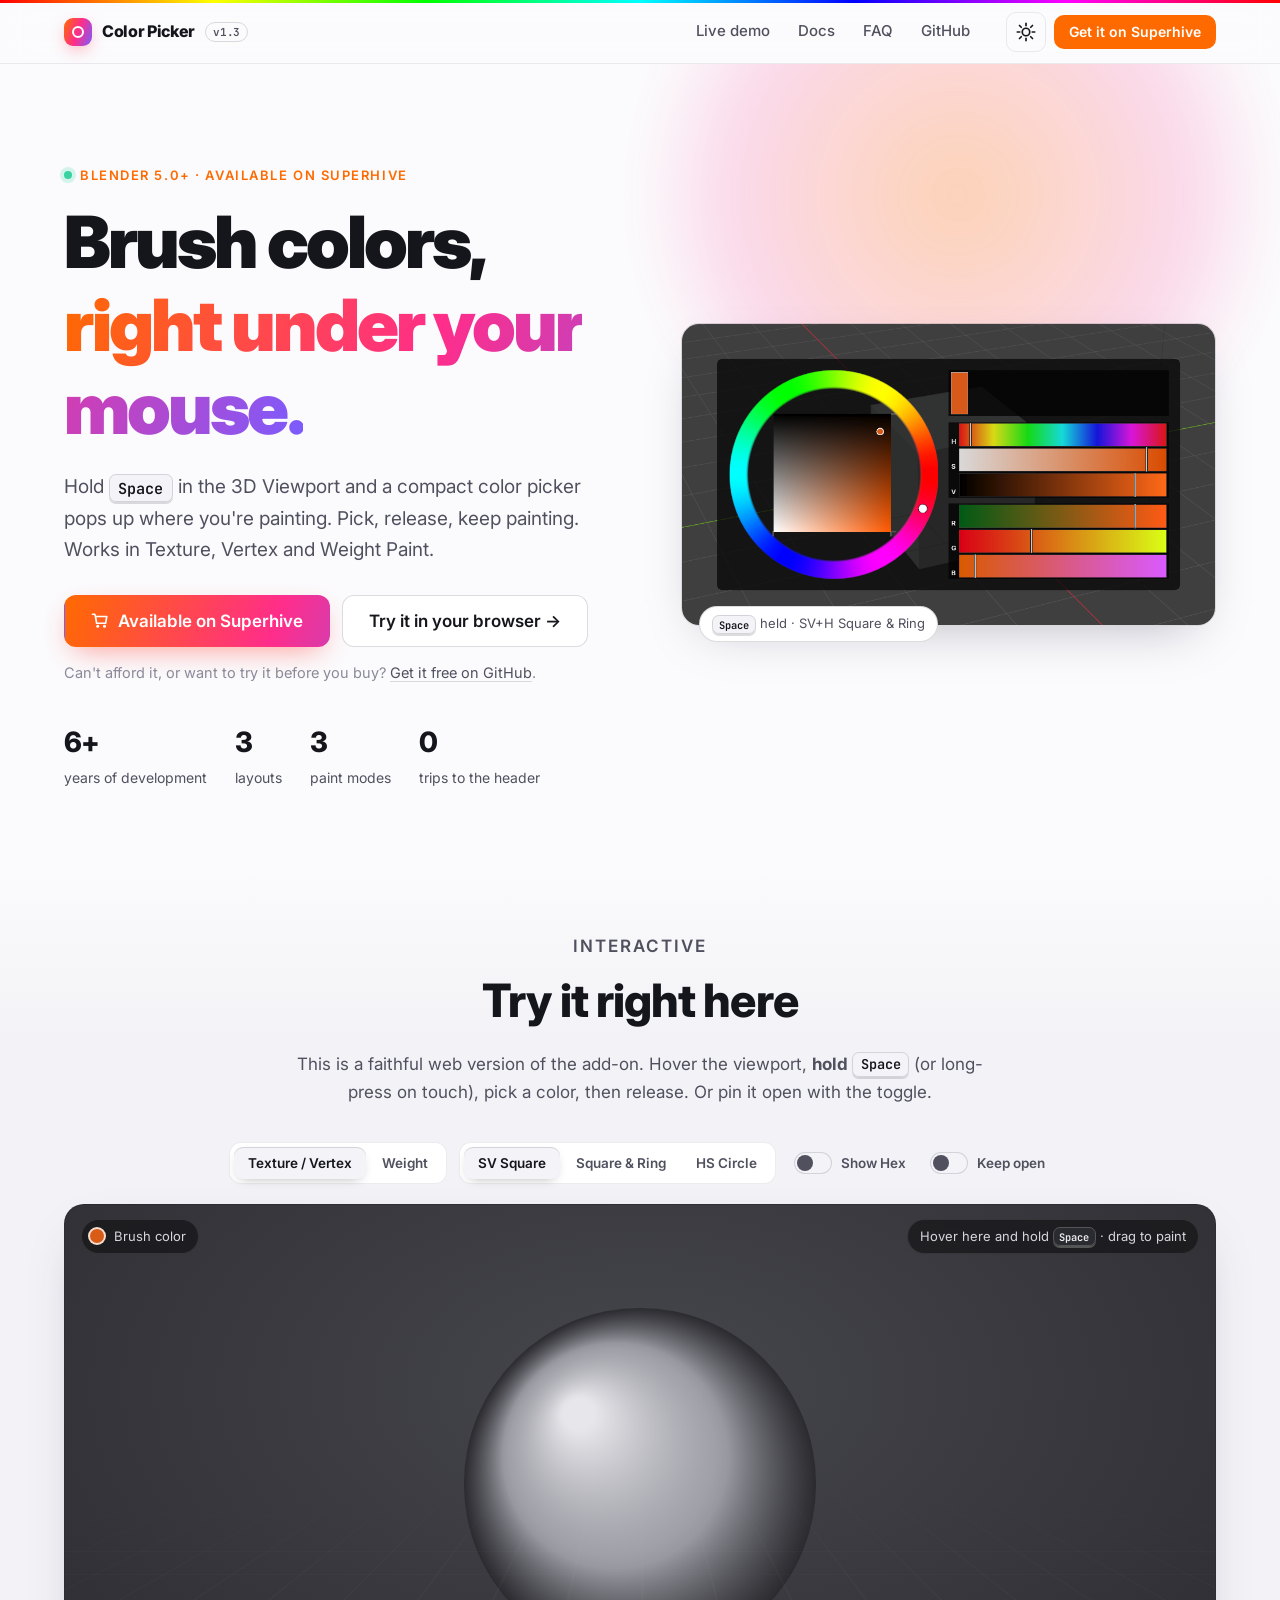
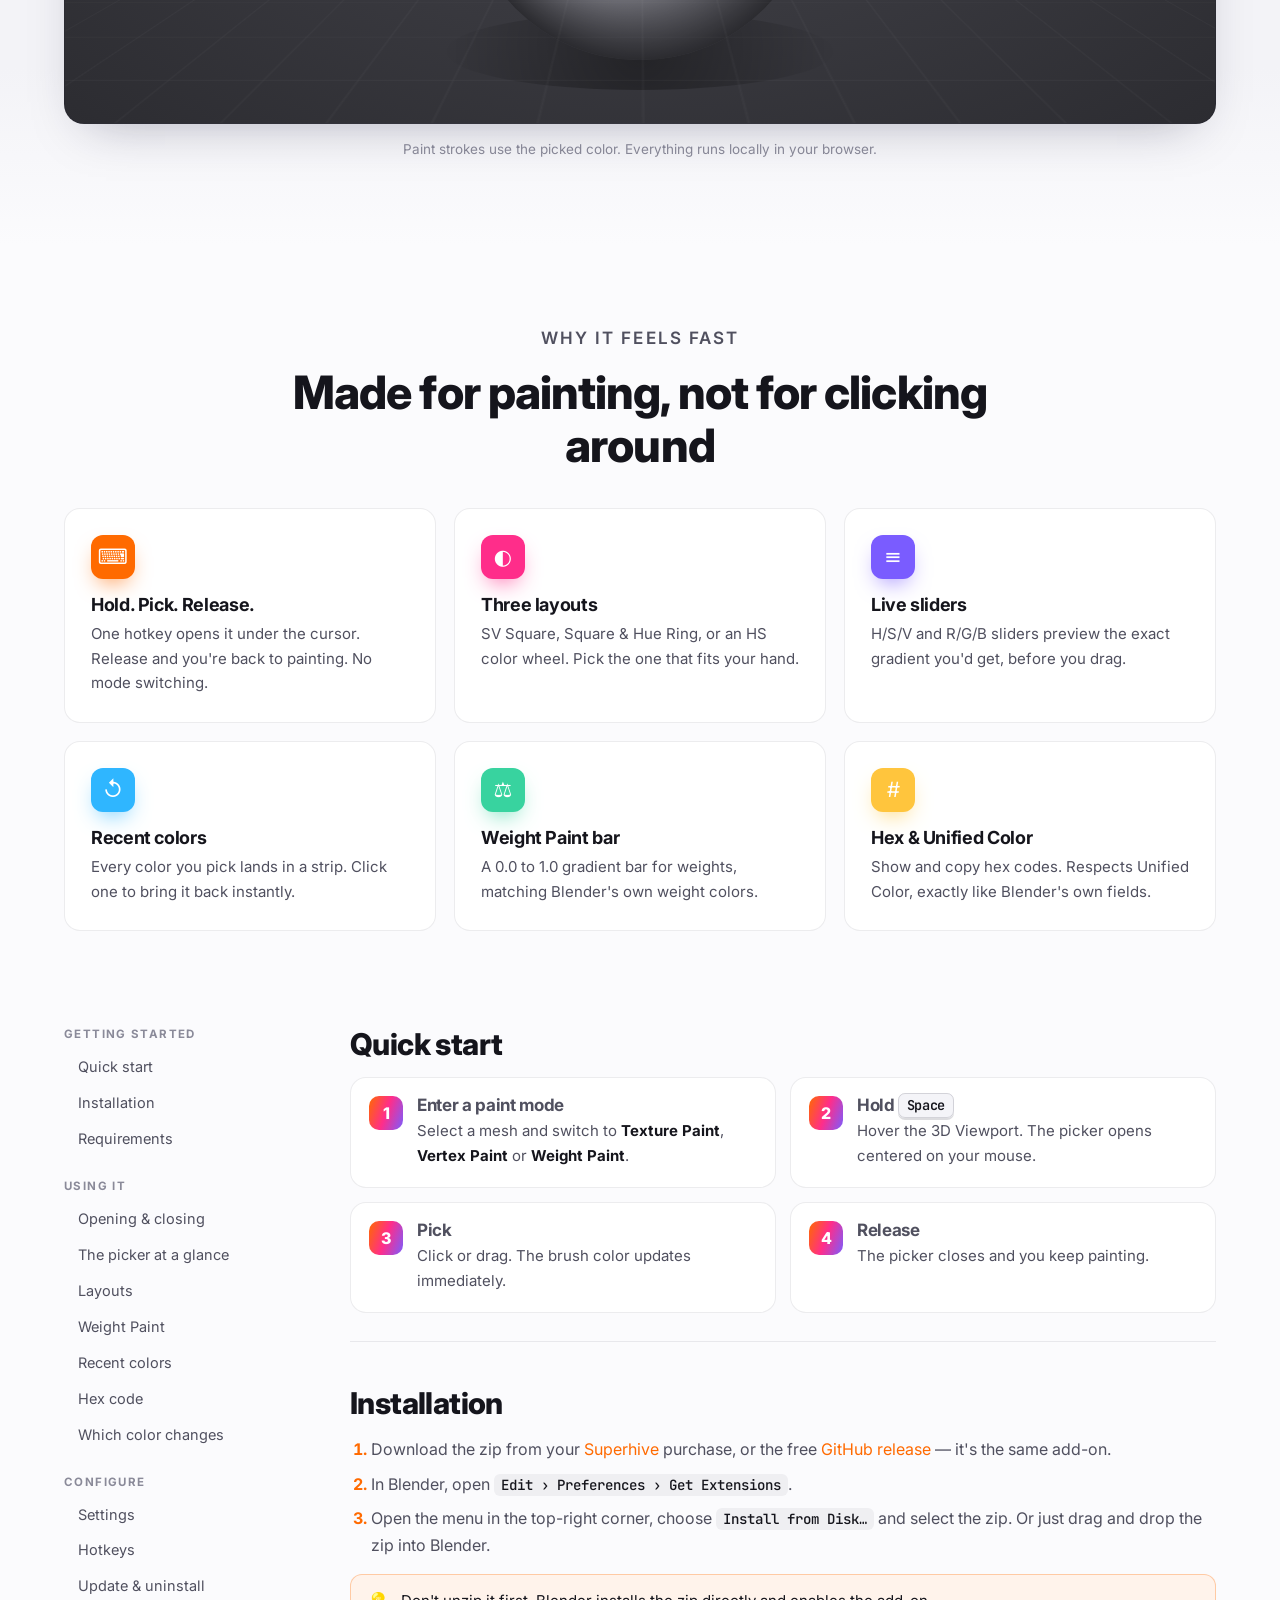
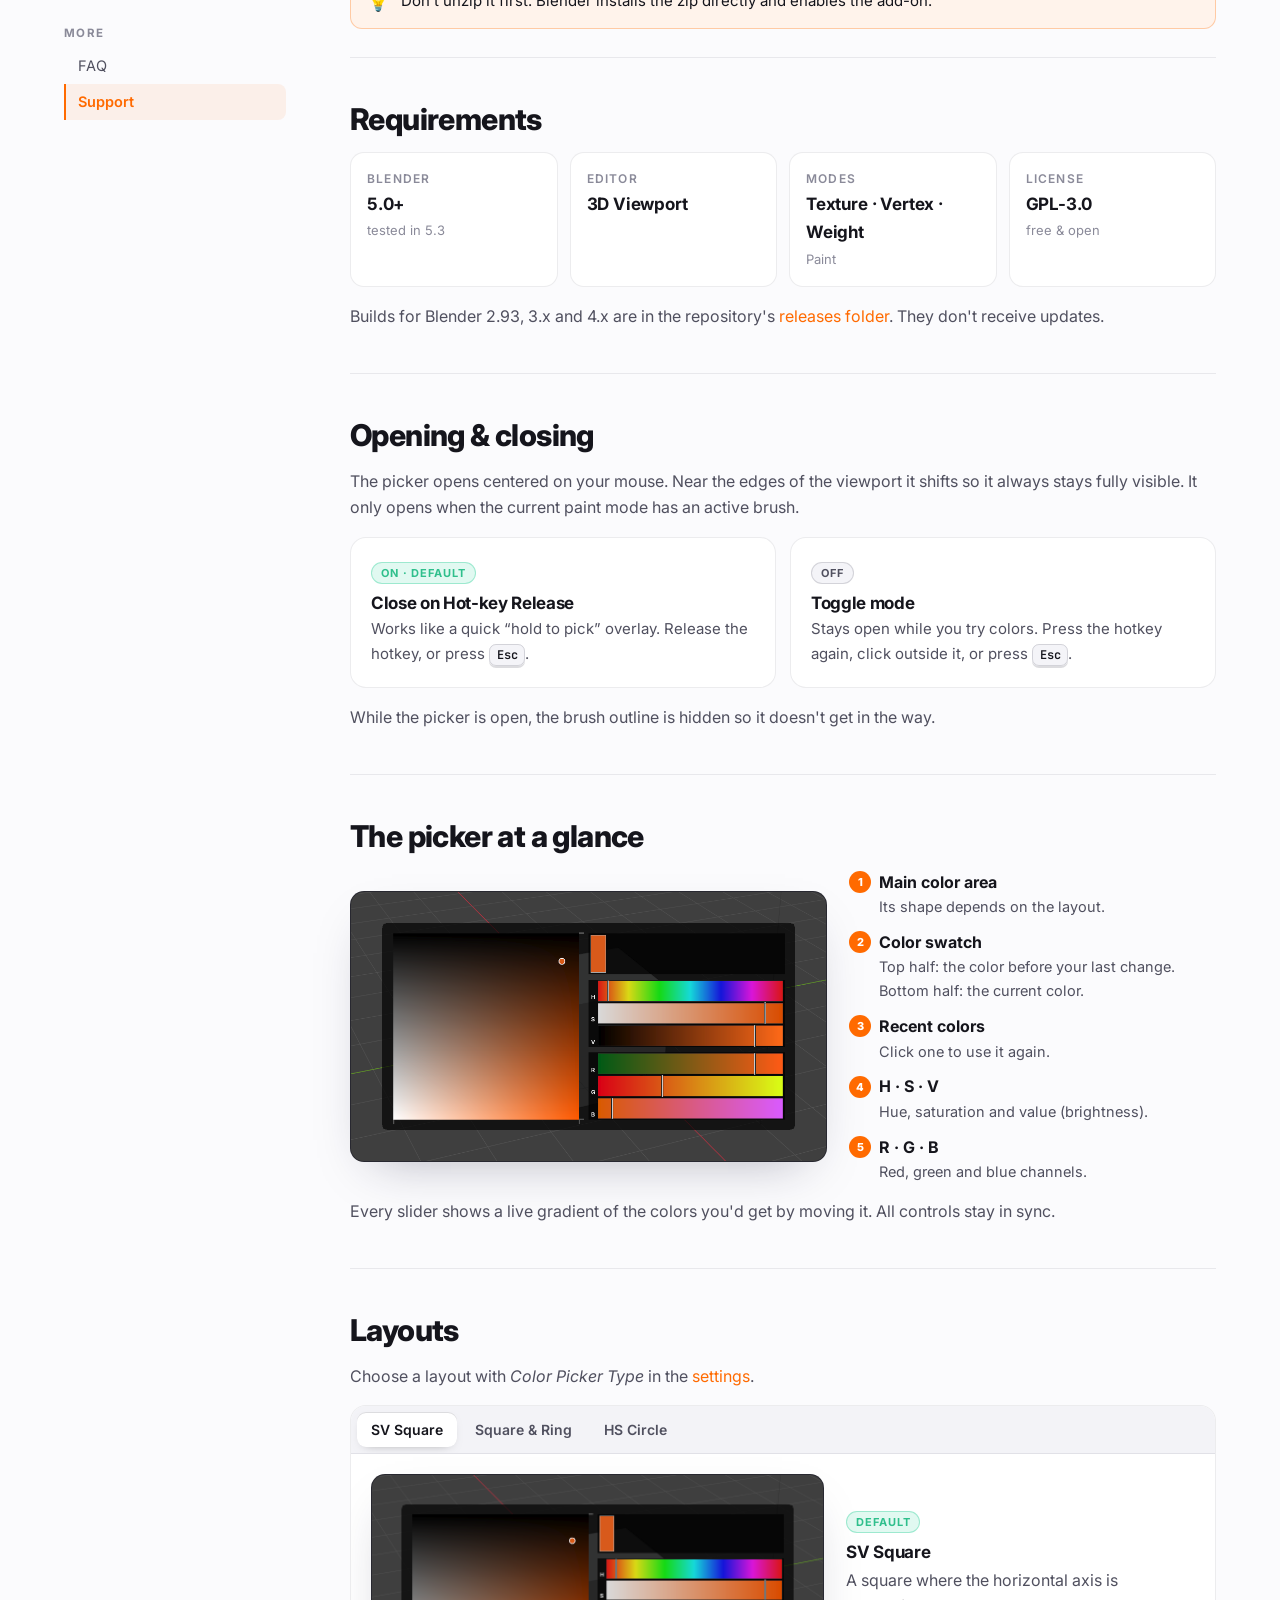
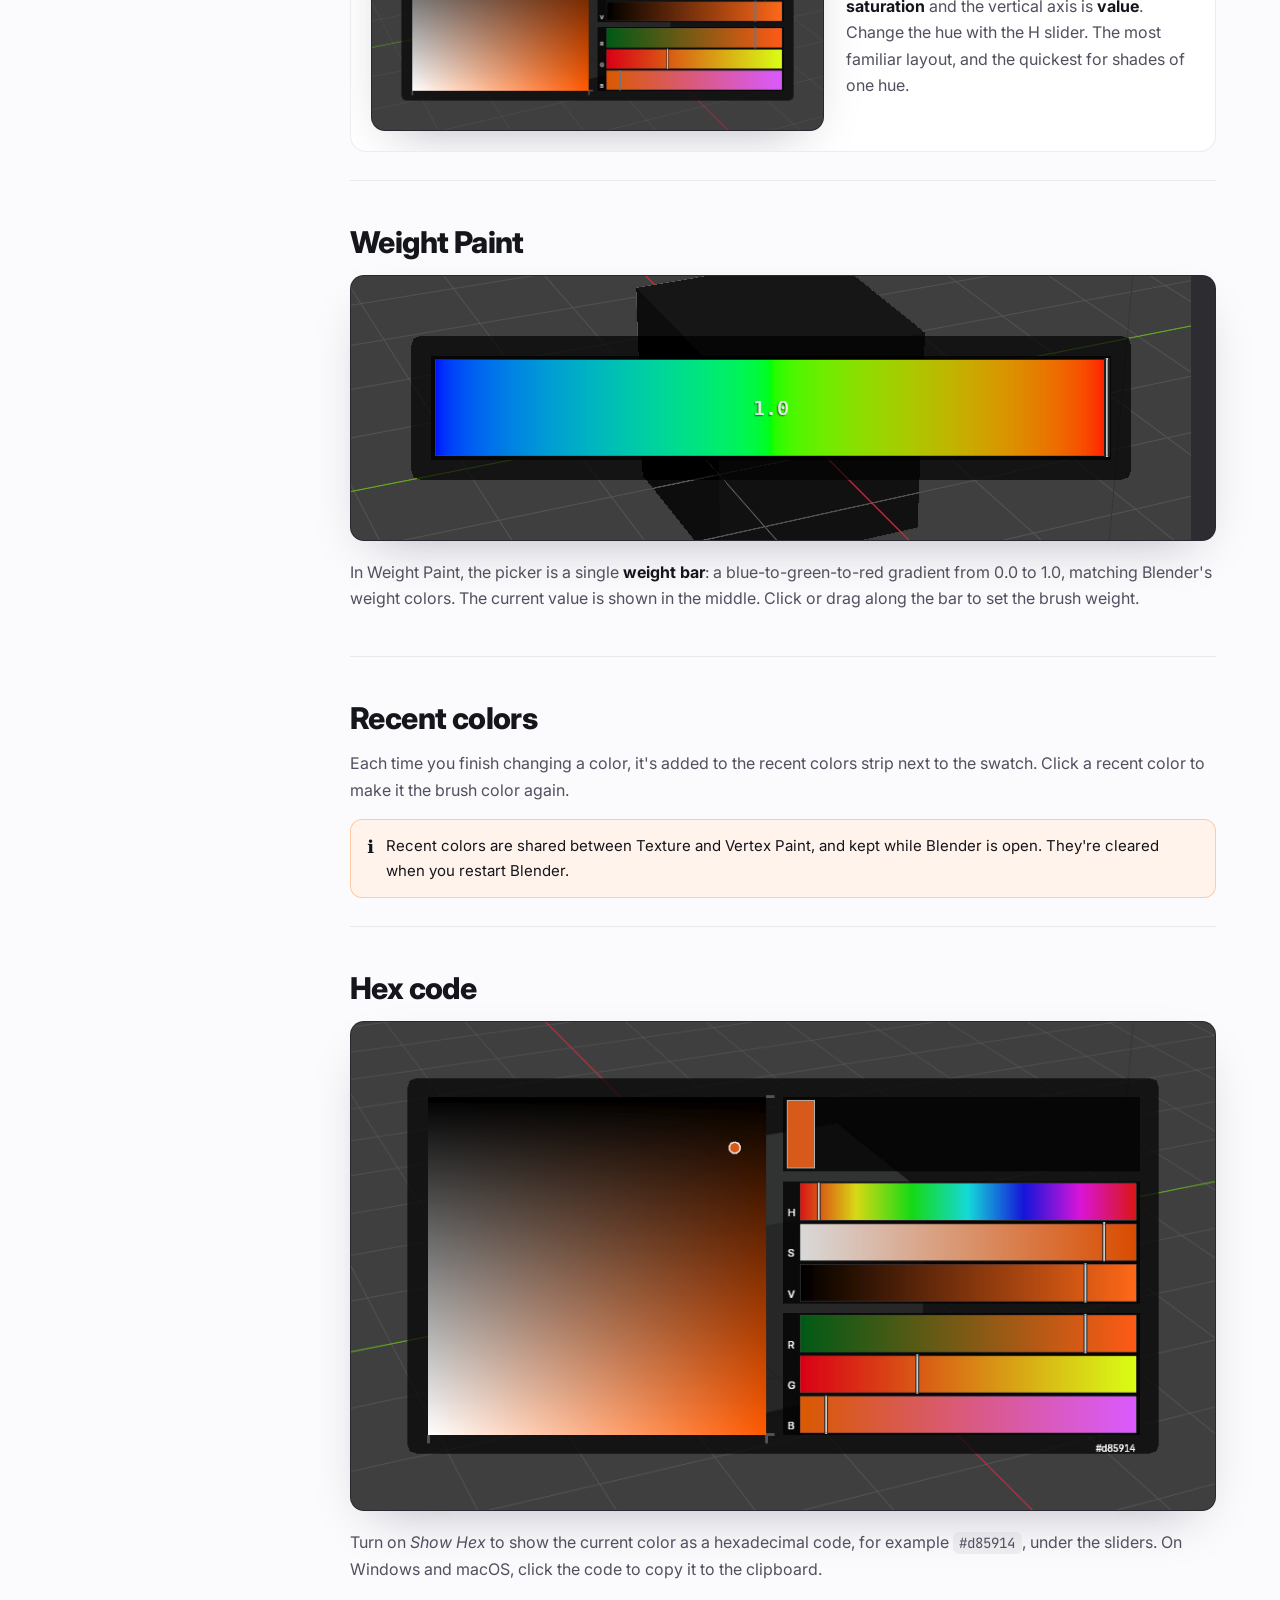
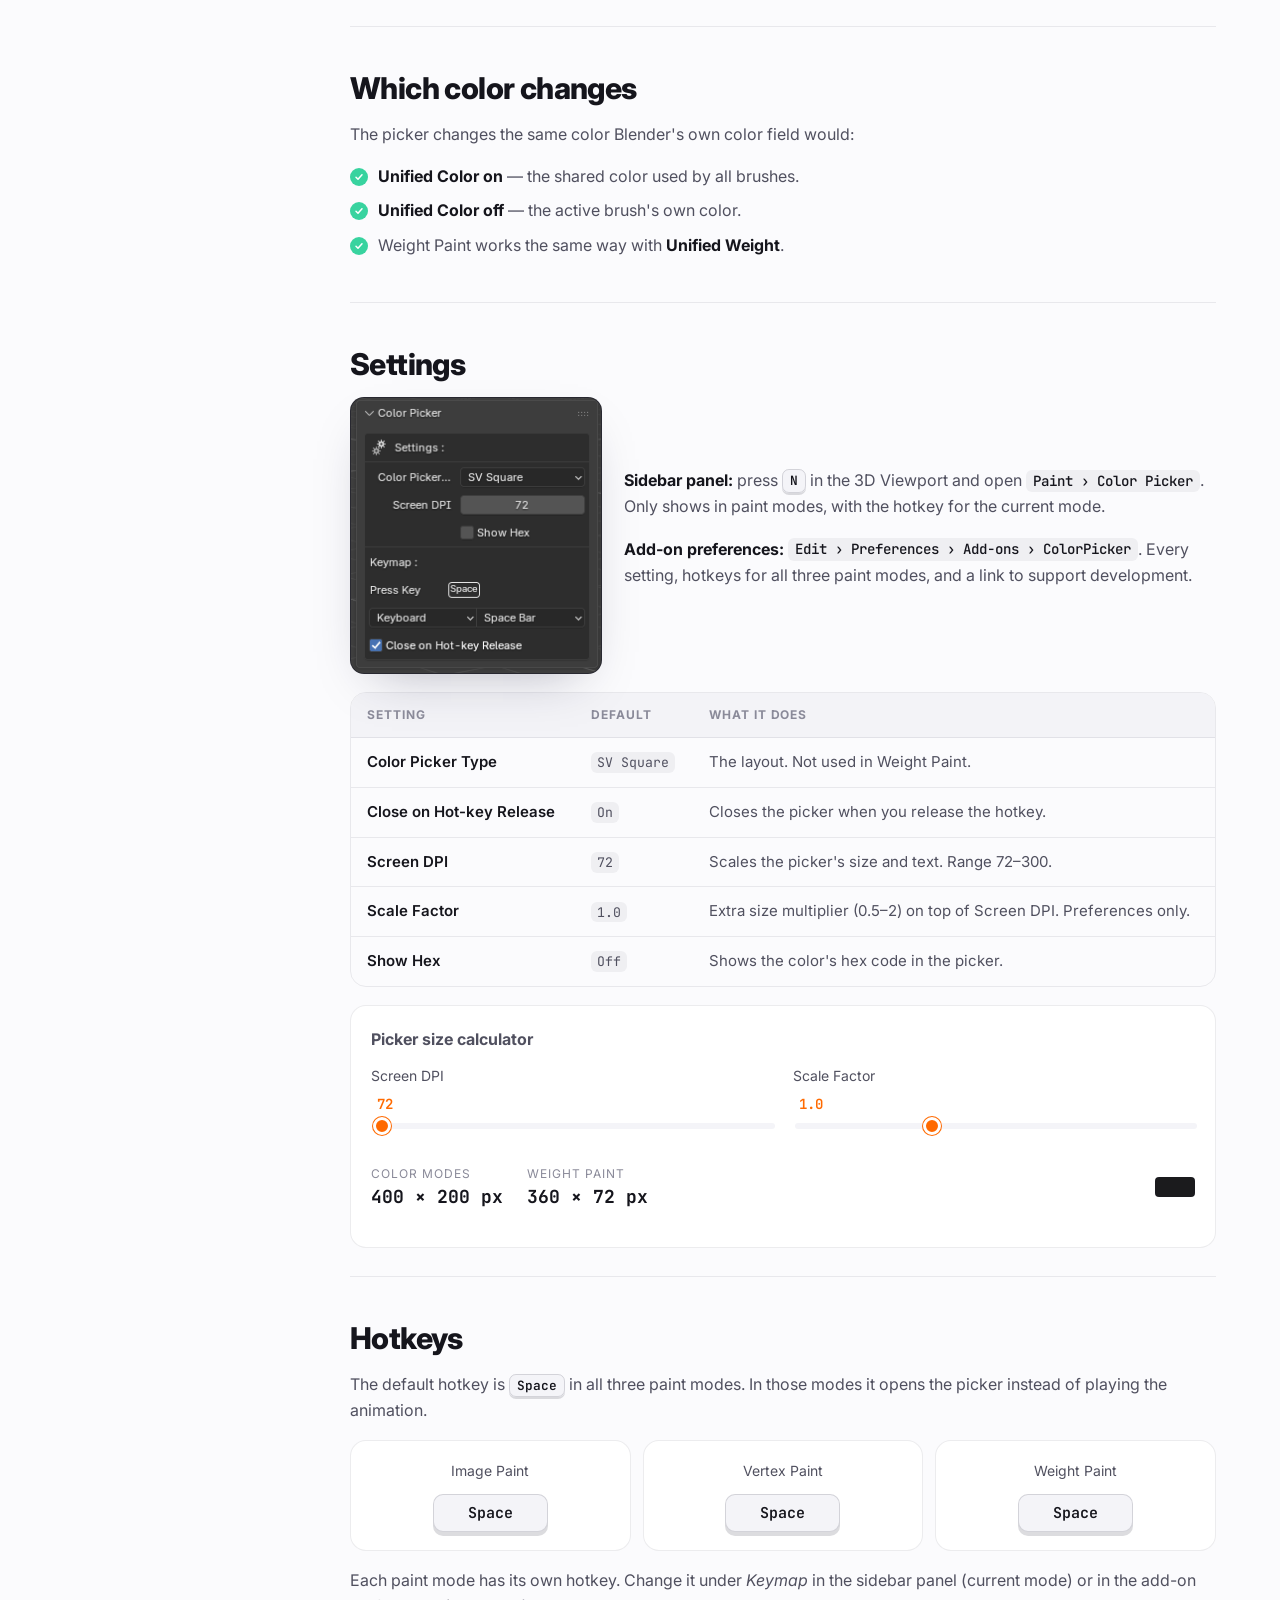
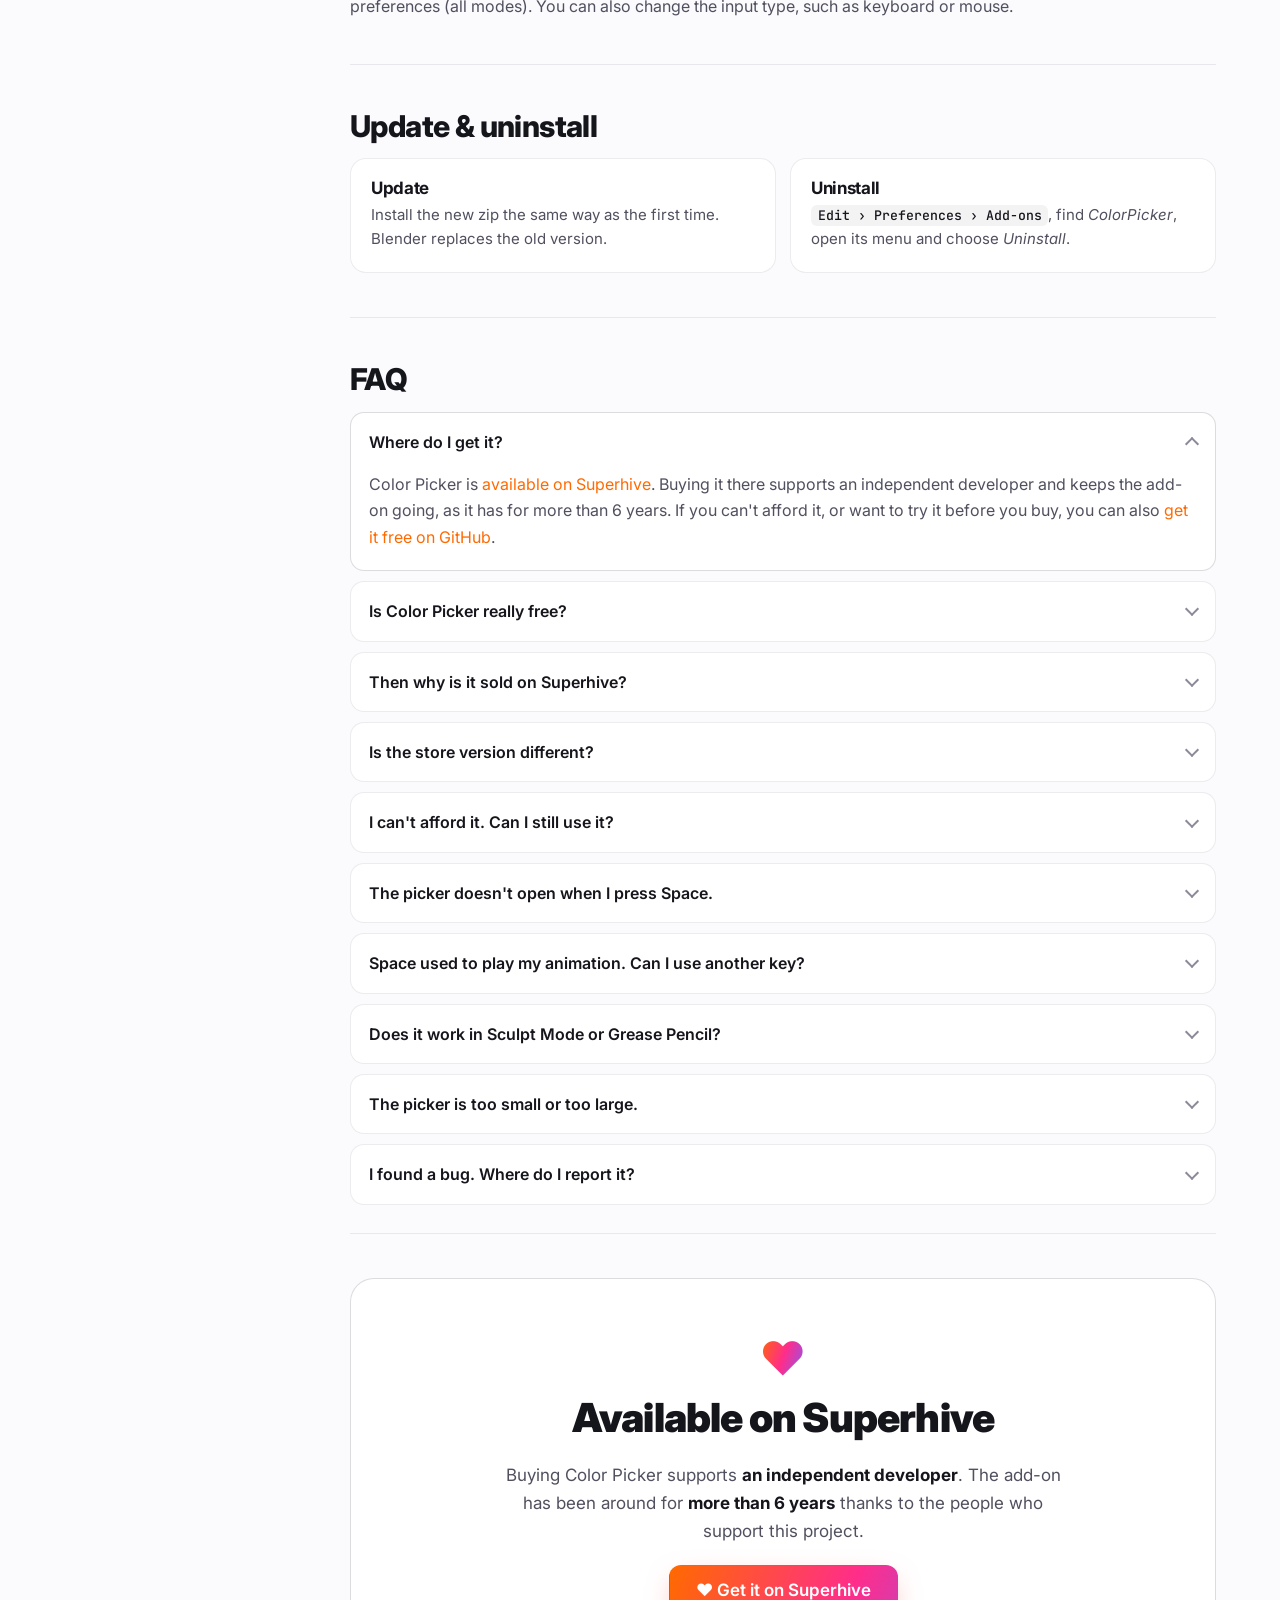
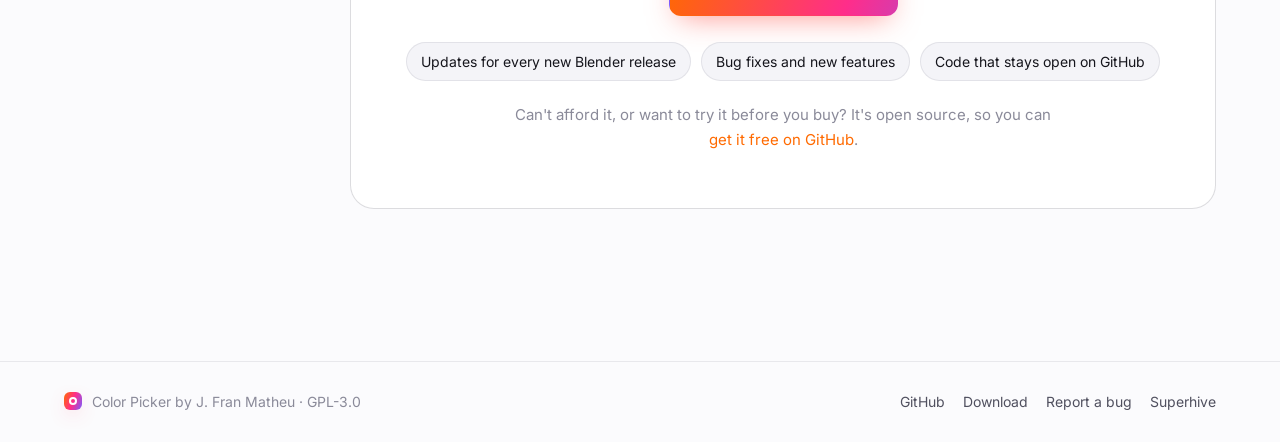
<file: docs/index.html>
<!doctype html>
<html lang="en" data-theme="dark">
<head>
<meta charset="utf-8">
<meta name="viewport" content="width=device-width, initial-scale=1">
<title>Color Picker for Blender — Documentation</title>
<meta name="description" content="A fast color picker that pops up right under your mouse in Blender's Texture, Vertex and Weight Paint. Free and open source.">
<meta property="og:title" content="Color Picker for Blender">
<meta property="og:description" content="Brush colors, right under your mouse. Hold Space, pick, release.">
<meta property="og:image" content="https://jfranmatheu.github.io/Blender-Color-Picker/images/cover.png">
<meta name="theme-color" content="#121216">
<link rel="icon" href="data:image/svg+xml,%3Csvg xmlns='http://www.w3.org/2000/svg' viewBox='0 0 32 32'%3E%3Cdefs%3E%3ClinearGradient id='g' x1='0' x2='1' y1='0' y2='1'%3E%3Cstop offset='0' stop-color='%23ff6a00'/%3E%3Cstop offset='.5' stop-color='%23ff2d8a'/%3E%3Cstop offset='1' stop-color='%237a5cff'/%3E%3C/linearGradient%3E%3C/defs%3E%3Crect width='32' height='32' rx='9' fill='url(%23g)'/%3E%3Ccircle cx='16' cy='16' r='6' fill='none' stroke='white' stroke-width='3'/%3E%3C/svg%3E">
<link rel="preconnect" href="https://fonts.googleapis.com">
<link rel="preconnect" href="https://fonts.gstatic.com" crossorigin>
<link href="https://fonts.googleapis.com/css2?family=Inter:wght@400;500;600;700;800;900&family=JetBrains+Mono:wght@500&display=swap" rel="stylesheet">
<link rel="stylesheet" href="assets/style.css">
<script>
  document.documentElement.classList.add('js');
  // Apply the saved theme before first paint to avoid a flash.
  try { const t = localStorage.getItem('cp-theme'); if (t) document.documentElement.dataset.theme = t;
        else if (matchMedia('(prefers-color-scheme: light)').matches) document.documentElement.dataset.theme = 'light'; } catch (e) {}
</script>
</head>
<body>

<div class="hue-stripe" aria-hidden="true"></div>

<header class="topbar">
  <div class="topbar-inner">
    <a class="brand" href="#top" aria-label="Color Picker home">
      <span class="brand-mark" aria-hidden="true"></span>
      <span>Color Picker</span>
      <span class="brand-tag">v1.3</span>
    </a>
    <nav class="topnav" aria-label="Main">
      <a href="#demo">Live demo</a>
      <a href="#quick-start">Docs</a>
      <a href="#faq">FAQ</a>
      <a href="https://github.com/jfranmatheu/Blender-Color-Picker" target="_blank" rel="noopener">GitHub</a>
    </nav>
    <div class="topbar-actions">
      <button class="icon-btn" id="theme-toggle" aria-label="Toggle light and dark theme" title="Toggle theme">
        <svg class="i-sun" viewBox="0 0 24 24" aria-hidden="true"><circle cx="12" cy="12" r="4.5"/><path d="M12 1.5v3M12 19.5v3M4.2 4.2l2.1 2.1M17.7 17.7l2.1 2.1M1.5 12h3M19.5 12h3M4.2 19.8l2.1-2.1M17.7 6.3l2.1-2.1"/></svg>
        <svg class="i-moon" viewBox="0 0 24 24" aria-hidden="true"><path d="M20.5 14.5A8.5 8.5 0 1 1 9.5 3.5a7 7 0 0 0 11 11z"/></svg>
      </button>
      <a class="btn btn-sm btn-accent" href="https://superhivemarket.com/products/color-picker" target="_blank" rel="noopener">Get it on Superhive</a>
      <button class="icon-btn menu-btn" id="menu-btn" aria-label="Open documentation menu" aria-expanded="false" aria-controls="sidebar">
        <svg viewBox="0 0 24 24" aria-hidden="true"><path d="M4 7h16M4 12h16M4 17h16"/></svg>
      </button>
    </div>
  </div>
</header>

<main id="top">

<!-- ============================== HERO ============================== -->
<section class="hero">
  <div class="hero-glow" aria-hidden="true"></div>
  <div class="wrap hero-grid">
    <div class="hero-copy reveal">
      <p class="eyebrow"><span class="dot"></span> Blender 5.0+ · Available on Superhive</p>
      <h1>Brush colors,<br><span class="grad-text">right under your mouse.</span></h1>
      <p class="lead">Hold <kbd>Space</kbd> in the 3D Viewport and a compact color picker pops up where you're painting. Pick, release, keep painting. Works in Texture, Vertex and Weight Paint.</p>
      <div class="hero-ctas">
        <a class="btn btn-primary btn-lg" href="https://superhivemarket.com/products/color-picker" target="_blank" rel="noopener">
          <svg viewBox="0 0 24 24" aria-hidden="true"><path d="M6 6h15l-1.5 9h-12zM6 6L5 3H2M9 20a1 1 0 1 0 0-2 1 1 0 0 0 0 2zm9 0a1 1 0 1 0 0-2 1 1 0 0 0 0 2z"/></svg>
          Available on Superhive
        </a>
        <a class="btn btn-ghost btn-lg" href="#demo">Try it in your browser →</a>
      </div>
      <p class="hero-free">Can't afford it, or want to try it before you buy? <a href="https://github.com/jfranmatheu/Blender-Color-Picker/releases/latest">Get it free on GitHub</a>.</p>
      <ul class="hero-meta">
        <li><strong>6+</strong> years of development</li>
        <li><strong>3</strong> layouts</li>
        <li><strong>3</strong> paint modes</li>
        <li><strong>0</strong> trips to the header</li>
      </ul>
    </div>
    <figure class="hero-shot reveal">
      <img src="images/sv_square_hue_ring.png" alt="The Color Picker popup with a hue ring and saturation/value square, plus H S V and R G B sliders" width="920" height="520">
      <figcaption><kbd>Space</kbd> held · SV+H Square &amp; Ring</figcaption>
    </figure>
  </div>
</section>

<!-- ============================== DEMO ============================== -->
<section class="demo-section" id="demo">
  <div class="wrap">
    <div class="section-head reveal">
      <p class="eyebrow">Interactive</p>
      <h2>Try it right here</h2>
      <p>This is a faithful web version of the add-on. Hover the viewport, <strong>hold <kbd>Space</kbd></strong> (or long-press on touch), pick a color, then release. Or pin it open with the toggle.</p>
    </div>

    <div class="demo-controls reveal" role="toolbar" aria-label="Demo options">
      <div class="seg" role="radiogroup" aria-label="Paint mode">
        <button class="seg-btn is-active" data-mode="color" role="radio" aria-checked="true">Texture / Vertex</button>
        <button class="seg-btn" data-mode="weight" role="radio" aria-checked="false">Weight</button>
      </div>
      <div class="seg" role="radiogroup" aria-label="Picker layout" id="layout-seg">
        <button class="seg-btn is-active" data-layout="sv" role="radio" aria-checked="true">SV Square</button>
        <button class="seg-btn" data-layout="ring" role="radio" aria-checked="false">Square &amp; Ring</button>
        <button class="seg-btn" data-layout="wheel" role="radio" aria-checked="false">HS Circle</button>
      </div>
      <label class="switch"><input type="checkbox" id="opt-hex"><span></span>Show Hex</label>
      <label class="switch"><input type="checkbox" id="opt-pin"><span></span>Keep open</label>
    </div>

    <div class="viewport reveal" id="viewport" tabindex="0" aria-label="Demo 3D viewport. Hold Space to open the color picker.">
      <canvas id="paint" aria-hidden="true"></canvas>
      <div class="vp-grid" aria-hidden="true"></div>
      <div class="vp-hud">
        <span class="vp-chip"><span class="vp-swatch" id="hud-swatch"></span><span id="hud-label">Brush color</span></span>
        <span class="vp-hint" id="vp-hint">Hover here and hold <kbd>Space</kbd> · drag to paint</span>
      </div>
      <div class="cp" id="cp" hidden>
        <div class="cp-main" id="cp-main">
          <canvas id="cp-canvas" width="360" height="360"></canvas>
        </div>
        <div class="cp-side">
          <div class="cp-top">
            <div class="cp-swatch" title="Top: before your last change · Bottom: current color"><span id="sw-old"></span><span id="sw-new"></span></div>
            <div class="cp-recent" id="cp-recent" aria-label="Recent colors"></div>
          </div>
          <div class="cp-sliders" id="cp-sliders"></div>
          <button class="cp-hex" id="cp-hex" hidden title="Click to copy">#000000</button>
        </div>
        <div class="cp-weight" id="cp-weight" hidden>
          <div class="cp-weight-bar" id="weight-bar"><span class="cp-weight-handle" id="weight-handle"></span><span class="cp-weight-val" id="weight-val">1.0</span></div>
        </div>
      </div>
      <div class="kbd-float" id="kbd-float" aria-hidden="true"><kbd>Space</kbd></div>
    </div>
    <p class="demo-note">Paint strokes use the picked color. Everything runs locally in your browser.</p>
  </div>
</section>

<!-- ============================== FEATURES ============================== -->
<section class="features">
  <div class="wrap">
    <div class="section-head reveal">
      <p class="eyebrow">Why it feels fast</p>
      <h2>Made for painting, not for clicking around</h2>
    </div>
    <div class="feature-grid">
      <article class="feature reveal"><div class="f-ico" style="--c:#ff6a00">⌨</div><h3>Hold. Pick. Release.</h3><p>One hotkey opens it under the cursor. Release and you're back to painting. No mode switching.</p></article>
      <article class="feature reveal"><div class="f-ico" style="--c:#ff2d8a">◐</div><h3>Three layouts</h3><p>SV Square, Square &amp; Hue Ring, or an HS color wheel. Pick the one that fits your hand.</p></article>
      <article class="feature reveal"><div class="f-ico" style="--c:#7a5cff">≡</div><h3>Live sliders</h3><p>H/S/V and R/G/B sliders preview the exact gradient you'd get, before you drag.</p></article>
      <article class="feature reveal"><div class="f-ico" style="--c:#2fb6ff">↺</div><h3>Recent colors</h3><p>Every color you pick lands in a strip. Click one to bring it back instantly.</p></article>
      <article class="feature reveal"><div class="f-ico" style="--c:#38d39f">⚖</div><h3>Weight Paint bar</h3><p>A 0.0 to 1.0 gradient bar for weights, matching Blender's own weight colors.</p></article>
      <article class="feature reveal"><div class="f-ico" style="--c:#ffc53d">#</div><h3>Hex &amp; Unified Color</h3><p>Show and copy hex codes. Respects Unified Color, exactly like Blender's own fields.</p></article>
    </div>
  </div>
</section>

<!-- ============================== DOCS ============================== -->
<div class="docs wrap" id="docs">
  <aside class="sidebar" id="sidebar" aria-label="Documentation">
    <div class="sidebar-inner">
      <p class="side-title">Getting started</p>
      <a href="#quick-start">Quick start</a>
      <a href="#installation">Installation</a>
      <a href="#requirements">Requirements</a>
      <p class="side-title">Using it</p>
      <a href="#opening-closing">Opening &amp; closing</a>
      <a href="#anatomy">The picker at a glance</a>
      <a href="#layouts">Layouts</a>
      <a href="#weight-paint">Weight Paint</a>
      <a href="#recent-colors">Recent colors</a>
      <a href="#hex">Hex code</a>
      <a href="#unified">Which color changes</a>
      <p class="side-title">Configure</p>
      <a href="#settings">Settings</a>
      <a href="#hotkeys">Hotkeys</a>
      <a href="#update">Update &amp; uninstall</a>
      <p class="side-title">More</p>
      <a href="#faq">FAQ</a>
      <a href="#support">Support</a>
    </div>
  </aside>

  <article class="content">

    <section id="quick-start" class="doc reveal">
      <h2><a href="#quick-start" class="anchor">#</a>Quick start</h2>
      <ol class="steps">
        <li><span class="step-n">1</span><div><h4>Enter a paint mode</h4><p>Select a mesh and switch to <strong>Texture Paint</strong>, <strong>Vertex Paint</strong> or <strong>Weight Paint</strong>.</p></div></li>
        <li><span class="step-n">2</span><div><h4>Hold <kbd>Space</kbd></h4><p>Hover the 3D Viewport. The picker opens centered on your mouse.</p></div></li>
        <li><span class="step-n">3</span><div><h4>Pick</h4><p>Click or drag. The brush color updates immediately.</p></div></li>
        <li><span class="step-n">4</span><div><h4>Release</h4><p>The picker closes and you keep painting.</p></div></li>
      </ol>
    </section>

    <section id="installation" class="doc reveal">
      <h2><a href="#installation" class="anchor">#</a>Installation</h2>
      <ol class="plain">
        <li>Download the zip from your <a href="https://superhivemarket.com/products/color-picker">Superhive</a> purchase, or the free <a href="https://github.com/jfranmatheu/Blender-Color-Picker/releases/latest">GitHub release</a> — it's the same add-on.</li>
        <li>In Blender, open <span class="path">Edit › Preferences › Get Extensions</span>.</li>
        <li>Open the menu in the top-right corner, choose <span class="path">Install from Disk…</span> and select the zip. Or just drag and drop the zip into Blender.</li>
      </ol>
      <div class="callout"><span class="callout-ico">💡</span><p>Don't unzip it first. Blender installs the zip directly and enables the add-on.</p></div>
    </section>

    <section id="requirements" class="doc reveal">
      <h2><a href="#requirements" class="anchor">#</a>Requirements</h2>
      <div class="spec-grid">
        <div class="spec"><span>Blender</span><strong>5.0+</strong><em>tested in 5.3</em></div>
        <div class="spec"><span>Editor</span><strong>3D Viewport</strong><em>&nbsp;</em></div>
        <div class="spec"><span>Modes</span><strong>Texture · Vertex · Weight</strong><em>Paint</em></div>
        <div class="spec"><span>License</span><strong>GPL-3.0</strong><em>free &amp; open</em></div>
      </div>
      <p class="muted">Builds for Blender 2.93, 3.x and 4.x are in the repository's <a href="https://github.com/jfranmatheu/Blender-Color-Picker/tree/main/releases">releases folder</a>. They don't receive updates.</p>
    </section>

    <section id="opening-closing" class="doc reveal">
      <h2><a href="#opening-closing" class="anchor">#</a>Opening &amp; closing</h2>
      <p>The picker opens centered on your mouse. Near the edges of the viewport it shifts so it always stays fully visible. It only opens when the current paint mode has an active brush.</p>
      <div class="compare">
        <div class="compare-card"><span class="badge badge-on">On · default</span><h4>Close on Hot-key Release</h4><p>Works like a quick “hold to pick” overlay. Release the hotkey, or press <kbd>Esc</kbd>.</p></div>
        <div class="compare-card"><span class="badge">Off</span><h4>Toggle mode</h4><p>Stays open while you try colors. Press the hotkey again, click outside it, or press <kbd>Esc</kbd>.</p></div>
      </div>
      <p class="muted">While the picker is open, the brush outline is hidden so it doesn't get in the way.</p>
    </section>

    <section id="anatomy" class="doc reveal">
      <h2><a href="#anatomy" class="anchor">#</a>The picker at a glance</h2>
      <div class="anatomy">
        <figure class="frame"><img src="images/sv_square.png" alt="SV Square picker" loading="lazy" width="920" height="520"></figure>
        <dl class="anatomy-list">
          <div><dt><span class="pin">1</span>Main color area</dt><dd>Its shape depends on the layout.</dd></div>
          <div><dt><span class="pin">2</span>Color swatch</dt><dd>Top half: the color before your last change. Bottom half: the current color.</dd></div>
          <div><dt><span class="pin">3</span>Recent colors</dt><dd>Click one to use it again.</dd></div>
          <div><dt><span class="pin">4</span>H · S · V</dt><dd>Hue, saturation and value (brightness).</dd></div>
          <div><dt><span class="pin">5</span>R · G · B</dt><dd>Red, green and blue channels.</dd></div>
        </dl>
      </div>
      <p>Every slider shows a live gradient of the colors you'd get by moving it. All controls stay in sync.</p>
    </section>

    <section id="layouts" class="doc reveal">
      <h2><a href="#layouts" class="anchor">#</a>Layouts</h2>
      <p>Choose a layout with <em>Color Picker Type</em> in the <a href="#settings">settings</a>.</p>
      <div class="tabs" data-tabs>
        <div class="tab-list" role="tablist" aria-label="Layouts">
          <button role="tab" aria-selected="true" aria-controls="tab-sv" id="t-sv">SV Square</button>
          <button role="tab" aria-selected="false" aria-controls="tab-ring" id="t-ring" tabindex="-1">Square &amp; Ring</button>
          <button role="tab" aria-selected="false" aria-controls="tab-wheel" id="t-wheel" tabindex="-1">HS Circle</button>
        </div>
        <div class="tab-panel" role="tabpanel" id="tab-sv" aria-labelledby="t-sv">
          <figure class="frame"><img src="images/sv_square.png" alt="SV Square layout" loading="lazy" width="920" height="520"></figure>
          <div><span class="badge badge-on">Default</span><h4>SV Square</h4><p>A square where the horizontal axis is <strong>saturation</strong> and the vertical axis is <strong>value</strong>. Change the hue with the H slider. The most familiar layout, and the quickest for shades of one hue.</p></div>
        </div>
        <div class="tab-panel" role="tabpanel" id="tab-ring" aria-labelledby="t-ring" hidden>
          <figure class="frame"><img src="images/sv_square_hue_ring.png" alt="SV+H Square and Ring layout" loading="lazy" width="920" height="520"></figure>
          <div><h4>SV+H Square &amp; Ring</h4><p>The saturation/value square inside a <strong>hue ring</strong>. Drag around the ring for hue and inside the square for tone. Pick any color without touching the sliders.</p></div>
        </div>
        <div class="tab-panel" role="tabpanel" id="tab-wheel" aria-labelledby="t-wheel" hidden>
          <figure class="frame"><img src="images/hs_circle.png" alt="HS Circle layout" loading="lazy" width="920" height="520"></figure>
          <div><h4>HS Circle</h4><p>A color wheel: the angle sets the <strong>hue</strong>, the distance from the center sets the <strong>saturation</strong>. Change brightness with the V slider. Closest to a painter's wheel.</p></div>
        </div>
      </div>
    </section>

    <section id="weight-paint" class="doc reveal">
      <h2><a href="#weight-paint" class="anchor">#</a>Weight Paint</h2>
      <figure class="frame"><img src="images/weight_paint.png" alt="Weight Paint bar" loading="lazy" width="840" height="264"></figure>
      <p>In Weight Paint, the picker is a single <strong>weight bar</strong>: a blue-to-green-to-red gradient from 0.0 to 1.0, matching Blender's weight colors. The current value is shown in the middle. Click or drag along the bar to set the brush weight.</p>
    </section>

    <section id="recent-colors" class="doc reveal">
      <h2><a href="#recent-colors" class="anchor">#</a>Recent colors</h2>
      <p>Each time you finish changing a color, it's added to the recent colors strip next to the swatch. Click a recent color to make it the brush color again.</p>
      <div class="callout"><span class="callout-ico">ℹ️</span><p>Recent colors are shared between Texture and Vertex Paint, and kept while Blender is open. They're cleared when you restart Blender.</p></div>
    </section>

    <section id="hex" class="doc reveal">
      <h2><a href="#hex" class="anchor">#</a>Hex code</h2>
      <figure class="frame"><img src="images/sv_square_hex.png" alt="SV Square with hex code shown" loading="lazy" width="920" height="520"></figure>
      <p>Turn on <em>Show Hex</em> to show the current color as a hexadecimal code, for example <code>#d85914</code>, under the sliders. On Windows and macOS, click the code to copy it to the clipboard.</p>
    </section>

    <section id="unified" class="doc reveal">
      <h2><a href="#unified" class="anchor">#</a>Which color changes</h2>
      <p>The picker changes the same color Blender's own color field would:</p>
      <ul class="checks">
        <li><strong>Unified Color on</strong> — the shared color used by all brushes.</li>
        <li><strong>Unified Color off</strong> — the active brush's own color.</li>
        <li>Weight Paint works the same way with <strong>Unified Weight</strong>.</li>
      </ul>
    </section>

    <section id="settings" class="doc reveal">
      <h2><a href="#settings" class="anchor">#</a>Settings</h2>
      <div class="settings-intro">
        <figure class="frame frame-sm"><img src="images/sidebar_panel.png" alt="Color Picker sidebar panel" loading="lazy" width="252" height="278"></figure>
        <div>
          <p><strong>Sidebar panel:</strong> press <kbd>N</kbd> in the 3D Viewport and open <span class="path">Paint › Color Picker</span>. Only shows in paint modes, with the hotkey for the current mode.</p>
          <p><strong>Add-on preferences:</strong> <span class="path">Edit › Preferences › Add-ons › ColorPicker</span>. Every setting, hotkeys for all three paint modes, and a link to support development.</p>
        </div>
      </div>
      <div class="table-wrap">
        <table>
          <thead><tr><th>Setting</th><th>Default</th><th>What it does</th></tr></thead>
          <tbody>
            <tr><td>Color Picker Type</td><td><code>SV Square</code></td><td>The layout. Not used in Weight Paint.</td></tr>
            <tr><td>Close on Hot-key Release</td><td><code>On</code></td><td>Closes the picker when you release the hotkey.</td></tr>
            <tr><td>Screen DPI</td><td><code>72</code></td><td>Scales the picker's size and text. Range 72–300.</td></tr>
            <tr><td>Scale Factor</td><td><code>1.0</code></td><td>Extra size multiplier (0.5–2) on top of Screen DPI. Preferences only.</td></tr>
            <tr><td>Show Hex</td><td><code>Off</code></td><td>Shows the color's hex code in the picker.</td></tr>
          </tbody>
        </table>
      </div>
      <div class="calc">
        <p class="calc-title">Picker size calculator</p>
        <div class="calc-row">
          <label>Screen DPI <output id="c-dpi-v">72</output><input type="range" id="c-dpi" min="72" max="300" value="72"></label>
          <label>Scale Factor <output id="c-scale-v">1.0</output><input type="range" id="c-scale" min="0.5" max="2" step="0.1" value="1"></label>
        </div>
        <div class="calc-out">
          <div><span>Color modes</span><strong id="c-out-color">400 × 200 px</strong></div>
          <div><span>Weight Paint</span><strong id="c-out-weight">360 × 72 px</strong></div>
          <div class="calc-preview"><span id="c-box"></span></div>
        </div>
      </div>
    </section>

    <section id="hotkeys" class="doc reveal">
      <h2><a href="#hotkeys" class="anchor">#</a>Hotkeys</h2>
      <p>The default hotkey is <kbd>Space</kbd> in all three paint modes. In those modes it opens the picker instead of playing the animation.</p>
      <div class="key-grid">
        <div class="key-card"><span>Image Paint</span><kbd class="kbd-lg">Space</kbd></div>
        <div class="key-card"><span>Vertex Paint</span><kbd class="kbd-lg">Space</kbd></div>
        <div class="key-card"><span>Weight Paint</span><kbd class="kbd-lg">Space</kbd></div>
      </div>
      <p>Each paint mode has its own hotkey. Change it under <em>Keymap</em> in the sidebar panel (current mode) or in the add-on preferences (all modes). You can also change the input type, such as keyboard or mouse.</p>
    </section>

    <section id="update" class="doc reveal">
      <h2><a href="#update" class="anchor">#</a>Update &amp; uninstall</h2>
      <div class="compare">
        <div class="compare-card"><h4>Update</h4><p>Install the new zip the same way as the first time. Blender replaces the old version.</p></div>
        <div class="compare-card"><h4>Uninstall</h4><p><span class="path">Edit › Preferences › Add-ons</span>, find <em>ColorPicker</em>, open its menu and choose <em>Uninstall</em>.</p></div>
      </div>
    </section>

    <section id="faq" class="doc reveal">
      <h2><a href="#faq" class="anchor">#</a>FAQ</h2>
      <div class="faq">
        <details open><summary>Where do I get it?</summary><p>Color Picker is <a href="https://superhivemarket.com/products/color-picker">available on Superhive</a>. Buying it there supports an independent developer and keeps the add-on going, as it has for more than 6 years. If you can't afford it, or want to try it before you buy, you can also <a href="https://github.com/jfranmatheu/Blender-Color-Picker/releases/latest">get it free on GitHub</a>.</p></details>
        <details><summary>Is Color Picker really free?</summary><p>Yes. It's free and open source under GPL-3.0, the same family of license as Blender. Download it from the <a href="https://github.com/jfranmatheu/Blender-Color-Picker/releases/latest">latest release</a>, use it in personal and commercial work, study the code and share it.</p></details>
        <details><summary>Then why is it sold on Superhive?</summary><p>Buying it is how you support development. It's made by one independent developer, and every Blender release can break add-ons. Purchases pay for updates, fixes and features, and keep it free for students, hobbyists and artists who can't pay for tools right now.</p></details>
        <details><summary>Is the store version different?</summary><p>No. It's the same add-on. Buying it doesn't unlock extra features; it supports the project.</p></details>
        <details><summary>I can't afford it. Can I still use it?</summary><p>Absolutely. <a href="https://github.com/jfranmatheu/Blender-Color-Picker/releases/latest">Grab it from GitHub</a>. That's exactly why it's free. ♥</p></details>
        <details><summary>The picker doesn't open when I press Space.</summary><ul class="checks"><li>You're in Texture, Vertex or Weight Paint.</li><li>Your mouse is over the 3D Viewport, not a panel.</li><li>A brush is active in that paint mode.</li><li>The hotkey wasn't changed (check <span class="path">Paint › Color Picker</span>).</li></ul></details>
        <details><summary>Space used to play my animation. Can I use another key?</summary><p>Yes. Rebind it per paint mode in the add-on preferences or the sidebar panel.</p></details>
        <details><summary>Does it work in Sculpt Mode or Grease Pencil?</summary><p>No. It works in the 3D Viewport in Texture, Vertex and Weight Paint only.</p></details>
        <details><summary>The picker is too small or too large.</summary><p>Change <em>Screen DPI</em>, or use <em>Scale Factor</em> (0.5–2) in the add-on preferences. Try the <a href="#settings">size calculator</a>.</p></details>
        <details><summary>I found a bug. Where do I report it?</summary><p>Open an issue on <a href="https://github.com/jfranmatheu/Blender-Color-Picker/issues">GitHub</a> with your Blender version, OS, paint mode and any error from Blender's system console.</p></details>
      </div>
    </section>

    <section id="support" class="doc reveal">
      <div class="support-card">
        <div class="support-glow" aria-hidden="true"></div>
        <div class="heart" aria-hidden="true">♥</div>
        <h2>Available on Superhive</h2>
        <p>Buying Color Picker supports <strong>an independent developer</strong>. The add-on has been around for <strong>more than 6 years</strong> thanks to the people who support this project.</p>
        <a class="btn btn-primary btn-lg" href="https://superhivemarket.com/products/color-picker" target="_blank" rel="noopener">♥ Get it on Superhive</a>
        <ul class="support-points">
          <li>Updates for every new Blender release</li>
          <li>Bug fixes and new features</li>
          <li>Code that stays open on GitHub</li>
        </ul>
        <p class="support-free">Can't afford it, or want to try it before you buy? It's open source, so you can <a href="https://github.com/jfranmatheu/Blender-Color-Picker/releases/latest">get it free on GitHub</a>.</p>
      </div>
    </section>

  </article>
</div>

</main>

<footer class="footer">
  <div class="wrap footer-inner">
    <p><span class="brand-mark sm" aria-hidden="true"></span> Color Picker by J. Fran Matheu · GPL-3.0</p>
    <nav aria-label="Footer">
      <a href="https://github.com/jfranmatheu/Blender-Color-Picker">GitHub</a>
      <a href="https://github.com/jfranmatheu/Blender-Color-Picker/releases/latest">Download</a>
      <a href="https://github.com/jfranmatheu/Blender-Color-Picker/issues">Report a bug</a>
      <a href="https://superhivemarket.com/products/color-picker">Superhive</a>
    </nav>
  </div>
</footer>

<div class="toast" id="toast" role="status" aria-live="polite"></div>
<script src="assets/app.js" defer></script>
</body>
</html>
</file>
<file: docs/assets/style.css>
/* ==========================================================================
   Color Picker for Blender — documentation site
   ========================================================================== */

:root {
  --accent: #ff6a00;
  --accent-2: #ff2d8a;
  --accent-3: #7a5cff;
  --grad: linear-gradient(110deg, #ff6a00 0%, #ff2d8a 50%, #7a5cff 100%);
  --hue: linear-gradient(90deg, #f00, #ff0, #0f0, #0ff, #00f, #f0f, #f00);
  --radius: 16px;
  --radius-sm: 10px;
  --font: "Inter", system-ui, -apple-system, "Segoe UI", sans-serif;
  --mono: "JetBrains Mono", ui-monospace, Consolas, monospace;
  --topbar-h: 64px;
  --ease: cubic-bezier(.2, .8, .2, 1);
}

:root, [data-theme="dark"] {
  --bg: #0e0e12;
  --bg-2: #15151b;
  --surface: #1a1a21;
  --surface-2: #22222b;
  --border: rgba(255, 255, 255, .08);
  --border-2: rgba(255, 255, 255, .14);
  --text: #ececf1;
  --text-2: #a7a7b4;
  --text-3: #74748a;
  --shadow: 0 20px 60px -20px rgba(0, 0, 0, .7);
  --glass: rgba(14, 14, 18, .72);
  --code-bg: rgba(255, 255, 255, .06);
  color-scheme: dark;
}

[data-theme="light"] {
  --bg: #fbfbfd;
  --bg-2: #f3f3f7;
  --surface: #ffffff;
  --surface-2: #f4f4f8;
  --border: rgba(20, 20, 40, .08);
  --border-2: rgba(20, 20, 40, .15);
  --text: #15151c;
  --text-2: #50505f;
  --text-3: #8a8a99;
  --shadow: 0 20px 50px -24px rgba(30, 30, 60, .35);
  --glass: rgba(251, 251, 253, .78);
  --code-bg: rgba(20, 20, 40, .05);
  color-scheme: light;
}

*, *::before, *::after { box-sizing: border-box; }
html { scroll-behavior: smooth; scroll-padding-top: calc(var(--topbar-h) + 24px); -webkit-text-size-adjust: 100%; }
body {
  margin: 0; background: var(--bg); color: var(--text);
  font: 16px/1.65 var(--font); -webkit-font-smoothing: antialiased;
  transition: background .3s, color .3s;
  overflow-x: hidden;
}
img { max-width: 100%; height: auto; display: block; }
a { color: var(--accent); text-decoration: none; text-underline-offset: 3px; }
a:hover { text-decoration: underline; }
h1, h2, h3, h4 { line-height: 1.15; letter-spacing: -.02em; margin: 0 0 .5em; }
p { margin: 0 0 1em; }
code { font: .88em var(--mono); background: var(--code-bg); padding: .15em .45em; border-radius: 6px; }
kbd {
  font: 600 .8em var(--mono); padding: .18em .55em; border-radius: 7px;
  background: var(--surface-2); border: 1px solid var(--border-2);
  box-shadow: 0 2px 0 var(--border-2); color: var(--text); white-space: nowrap;
}
:focus-visible { outline: 2px solid var(--accent); outline-offset: 3px; border-radius: 6px; }
::selection { background: color-mix(in srgb, var(--accent) 35%, transparent); }

.wrap { width: 100%; max-width: 1200px; margin: 0 auto; padding: 0 24px; }
.muted { color: var(--text-2); }
.grad-text { background: var(--grad); -webkit-background-clip: text; background-clip: text; color: transparent; }
.hue-stripe { position: fixed; inset: 0 0 auto 0; height: 3px; background: var(--hue); z-index: 60; }

/* ---------- Buttons ---------- */
.btn {
  display: inline-flex; align-items: center; gap: .5em; font: 600 15px/1 var(--font);
  padding: 13px 20px; border-radius: 12px; border: 1px solid transparent; cursor: pointer;
  transition: transform .2s var(--ease), box-shadow .2s, background .2s, border-color .2s;
  text-decoration: none !important; white-space: nowrap;
}
.btn svg { width: 18px; height: 18px; fill: none; stroke: currentColor; stroke-width: 2.2; stroke-linecap: round; stroke-linejoin: round; }
.btn:hover { transform: translateY(-2px); }
.btn-primary { color: #fff; background: var(--grad); background-size: 160% 100%; box-shadow: 0 10px 30px -10px rgba(255, 70, 60, .6); }
.btn-primary:hover { background-position: 100% 0; box-shadow: 0 16px 40px -12px rgba(255, 70, 60, .75); }
.btn-ghost { color: var(--text); background: var(--surface); border-color: var(--border-2); }
.btn-ghost:hover { border-color: var(--accent); }
.btn-accent { color: #fff; background: var(--accent); }
.btn-sm { padding: 9px 14px; font-size: 14px; border-radius: 10px; }
.btn-lg { padding: 16px 26px; font-size: 17px; }
.icon-btn {
  width: 40px; height: 40px; display: grid; place-items: center; border-radius: 10px;
  border: 1px solid var(--border); background: transparent; color: var(--text); cursor: pointer;
  transition: background .2s, border-color .2s;
}
.icon-btn:hover { background: var(--surface-2); border-color: var(--border-2); }
.icon-btn svg { width: 20px; height: 20px; fill: none; stroke: currentColor; stroke-width: 2; stroke-linecap: round; }
[data-theme="dark"] .i-sun, [data-theme="light"] .i-moon { display: none; }

/* ---------- Top bar ---------- */
.topbar {
  position: sticky; top: 0; z-index: 50; height: var(--topbar-h);
  background: var(--glass); backdrop-filter: saturate(160%) blur(16px); -webkit-backdrop-filter: saturate(160%) blur(16px);
  border-bottom: 1px solid var(--border);
}
.topbar-inner { height: 100%; max-width: 1200px; margin: 0 auto; padding: 0 24px; display: flex; align-items: center; gap: 24px; }
.brand { display: flex; align-items: center; gap: 10px; font-weight: 800; color: var(--text); letter-spacing: -.02em; text-decoration: none !important; }
.brand-mark { width: 28px; height: 28px; border-radius: 9px; background: var(--grad); position: relative; flex: none; box-shadow: 0 6px 18px -6px rgba(255, 60, 90, .7); }
.brand-mark::after { content: ""; position: absolute; inset: 8px; border: 2.5px solid #fff; border-radius: 50%; }
.brand-mark.sm { width: 18px; height: 18px; border-radius: 6px; display: inline-block; vertical-align: -3px; margin-right: 6px; }
.brand-mark.sm::after { inset: 5px; border-width: 2px; }
.brand-tag { font: 600 11px var(--mono); color: var(--text-2); border: 1px solid var(--border-2); padding: 2px 7px; border-radius: 99px; }
.topnav { display: flex; gap: 4px; margin-left: auto; }
.topnav a { color: var(--text-2); font-weight: 500; font-size: 15px; padding: 8px 12px; border-radius: 8px; transition: color .2s, background .2s; }
.topnav a:hover { color: var(--text); background: var(--surface-2); text-decoration: none; }
.topbar-actions { display: flex; align-items: center; gap: 8px; }
.menu-btn { display: none; }

/* ---------- Hero ---------- */
.hero { position: relative; padding: 96px 0 72px; overflow: hidden; }
.hero-glow {
  position: absolute; inset: -40% -10% auto auto; width: 900px; height: 900px; pointer-events: none;
  background: radial-gradient(closest-side, rgba(255, 106, 0, .28), rgba(255, 45, 138, .16) 50%, transparent 72%);
  filter: blur(20px); animation: drift 14s ease-in-out infinite alternate;
}
@keyframes drift { to { transform: translate(-80px, 60px) scale(1.1); } }
.hero-grid { position: relative; display: grid; grid-template-columns: 1.05fr 1fr; gap: 56px; align-items: center; }
.eyebrow { display: inline-flex; align-items: center; gap: 8px; font: 600 13px var(--font); text-transform: uppercase; letter-spacing: .12em; color: var(--accent); margin-bottom: 18px; }
.eyebrow .dot { width: 8px; height: 8px; border-radius: 50%; background: #38d39f; box-shadow: 0 0 0 4px rgba(56, 211, 159, .2); }
.hero h1 { font-size: clamp(40px, 6vw, 72px); font-weight: 900; letter-spacing: -.04em; margin-bottom: 22px; }
.lead { font-size: clamp(17px, 1.6vw, 19px); color: var(--text-2); max-width: 540px; margin-bottom: 30px; }
.hero-ctas { display: flex; flex-wrap: wrap; gap: 12px; margin-bottom: 36px; }
.hero-ctas { margin-bottom: 14px; }
.hero-free { font-size: 14.5px; color: var(--text-3); margin-bottom: 34px; }
.hero-free a { color: var(--text-2); text-decoration: underline; text-decoration-color: var(--border-2); }
.hero-free a:hover { color: var(--accent); text-decoration-color: currentColor; }
.hero-meta { display: flex; flex-wrap: wrap; gap: 28px; list-style: none; padding: 0; margin: 0; color: var(--text-2); font-size: 14px; }
.hero-meta strong { display: block; font-size: 28px; font-weight: 800; color: var(--text); letter-spacing: -.03em; }
.hero-shot { margin: 0; position: relative; transform: perspective(1400px) rotateY(-9deg) rotateX(4deg); transition: transform .6s var(--ease); }
.hero-shot:hover { transform: perspective(1400px) rotateY(0) rotateX(0); }
.hero-shot img { border-radius: 18px; border: 1px solid var(--border-2); box-shadow: var(--shadow), 0 0 0 1px rgba(255, 255, 255, .03); }
.hero-shot figcaption { position: absolute; left: 18px; bottom: -16px; font-size: 13px; color: var(--text-2); background: var(--surface); border: 1px solid var(--border-2); padding: 6px 12px; border-radius: 99px; box-shadow: var(--shadow); }

/* ---------- Sections ---------- */
.section-head { text-align: center; max-width: 720px; margin: 0 auto 36px; }
.section-head h2 { font-size: clamp(30px, 4vw, 46px); font-weight: 800; }
.section-head p { color: var(--text-2); font-size: 17px; }

/* ---------- Demo ---------- */
.demo-section { padding: 72px 0; background: linear-gradient(180deg, transparent, var(--bg-2) 18%, var(--bg-2) 82%, transparent); }
.demo-controls { display: flex; flex-wrap: wrap; justify-content: center; gap: 12px; margin-bottom: 20px; }
.seg { display: inline-flex; padding: 4px; gap: 2px; border-radius: 12px; background: var(--surface); border: 1px solid var(--border); }
.seg-btn {
  font: 600 13.5px var(--font); color: var(--text-2); background: transparent; border: 0; padding: 8px 14px;
  border-radius: 9px; cursor: pointer; transition: background .2s, color .2s;
}
.seg-btn:hover { color: var(--text); }
.seg-btn.is-active { background: var(--surface-2); color: var(--text); box-shadow: 0 1px 0 var(--border-2) inset, 0 4px 12px -6px rgba(0, 0, 0, .4); }
.seg.is-disabled { opacity: .4; pointer-events: none; }
.switch { display: inline-flex; align-items: center; gap: 9px; font: 600 13.5px var(--font); color: var(--text-2); cursor: pointer; padding: 0 6px; user-select: none; }
.switch input { position: absolute; opacity: 0; pointer-events: none; }
.switch span { width: 38px; height: 22px; border-radius: 99px; background: var(--surface-2); border: 1px solid var(--border-2); position: relative; transition: background .2s; }
.switch span::after { content: ""; position: absolute; top: 2px; left: 2px; width: 16px; height: 16px; border-radius: 50%; background: var(--text-2); transition: transform .25s var(--ease), background .2s; }
.switch input:checked + span { background: var(--accent); border-color: var(--accent); }
.switch input:checked + span::after { transform: translateX(16px); background: #fff; }
.switch input:focus-visible + span { outline: 2px solid var(--accent); outline-offset: 2px; }

.viewport {
  position: relative; height: 520px; border-radius: 20px; overflow: hidden; cursor: crosshair;
  background: radial-gradient(ellipse at 50% 35%, #46464d 0%, #3a3a40 45%, #2c2c31 100%);
  border: 1px solid var(--border-2); box-shadow: var(--shadow); outline: none; touch-action: none;
  user-select: none; -webkit-user-select: none;
}
.viewport:focus-visible { box-shadow: var(--shadow), 0 0 0 2px var(--accent); }
.viewport canvas#paint { position: absolute; inset: 0; width: 100%; height: 100%; }
.vp-grid {
  position: absolute; inset: 0; pointer-events: none; opacity: .5;
  background-image:
    linear-gradient(rgba(255,255,255,.05) 1px, transparent 1px),
    linear-gradient(90deg, rgba(255,255,255,.05) 1px, transparent 1px);
  background-size: 48px 48px; transform: perspective(600px) rotateX(55deg) scale(2.2); transform-origin: 50% 100%;
  mask-image: linear-gradient(transparent 20%, #000 70%);
}
.vp-hud { position: absolute; left: 16px; right: 16px; top: 14px; display: flex; justify-content: space-between; gap: 12px; pointer-events: none; font-size: 13px; color: #d6d6dd; }
.vp-chip { white-space: nowrap; flex: none; display: inline-flex; align-items: center; gap: 8px; background: rgba(20, 20, 24, .7); backdrop-filter: blur(8px); padding: 6px 12px 6px 6px; border-radius: 99px; border: 1px solid rgba(255,255,255,.1); }
.vp-swatch { width: 18px; height: 18px; border-radius: 50%; border: 2px solid rgba(255,255,255,.8); }
.vp-hint { background: rgba(20, 20, 24, .7); backdrop-filter: blur(8px); padding: 6px 12px; border-radius: 99px; border: 1px solid rgba(255,255,255,.1); transition: opacity .3s; }
.vp-hint kbd { background: #2a2a31; color: #eee; border-color: #555; box-shadow: 0 2px 0 #555; }
.demo-note { text-align: center; color: var(--text-3); font-size: 13.5px; margin-top: 14px; }
.kbd-float { position: absolute; pointer-events: none; transform: translate(-50%, -160%) scale(.8); opacity: 0; transition: opacity .2s, transform .2s var(--ease); }
.kbd-float.show { opacity: 1; transform: translate(-50%, -160%) scale(1); }
.kbd-float kbd { font-size: 13px; background: #fff; color: #111; border-color: #ddd; box-shadow: 0 3px 0 #bbb; }

/* Picker (mirrors the Blender add-on's look) */
.cp {
  position: absolute; width: 400px; height: 200px; padding: 10px; display: grid; grid-template-columns: 1fr 1fr; gap: 10px;
  background: rgba(10, 10, 12, .93); border-radius: 12px; box-shadow: 0 24px 60px -12px rgba(0,0,0,.7), 0 0 0 1px rgba(255,255,255,.06);
  transform-origin: center; animation: pop .16s var(--ease); cursor: default; color: #ddd; font-family: var(--font);
}
.cp[hidden] { display: none; }
@keyframes pop { from { opacity: 0; transform: scale(.92); } }
.cp-main { position: relative; display: grid; place-items: center; }
.cp-main canvas { width: 180px; height: 180px; cursor: crosshair; touch-action: none; }
.cp-side { display: flex; flex-direction: column; gap: 6px; min-width: 0; }
.cp-top { display: flex; gap: 4px; height: 32px; background: #050506; padding: 4px; }
.cp-swatch { width: 14px; display: flex; flex-direction: column; border: 1px solid #b3b3b3; flex: none; }
.cp-swatch span { flex: 1; }
.cp-recent { flex: 1; display: grid; grid-template-columns: repeat(auto-fill, 11px); grid-auto-rows: 11px; gap: 2px; align-content: center; justify-content: center; overflow: hidden; }
.cp-recent button { width: 11px; height: 11px; padding: 0; border: 0; cursor: pointer; }
.cp-recent button:hover { outline: 1px solid #fff; }
.cp-sliders { display: flex; flex-direction: column; gap: 3px; flex: 1; }
.cp-group { display: flex; flex-direction: column; gap: 3px; background: #050506; padding: 2px 4px 2px 0; }
.cp-row { display: flex; align-items: center; gap: 5px; height: 15px; }
.cp-row label { width: 12px; font: 700 9px var(--font); text-align: center; color: #eee; flex: none; }
.cp-track { position: relative; flex: 1; height: 100%; cursor: ew-resize; touch-action: none; border: 1px solid rgba(54,54,54,.6); }
.cp-track i { position: absolute; top: -2px; bottom: -2px; width: 3px; margin-left: -1.5px; background: #ccc; box-shadow: 0 0 0 1.5px #1a1a1a; pointer-events: none; }
.cp-hex { align-self: flex-end; font: 600 10px var(--mono); color: #fff; background: none; border: 0; cursor: copy; padding: 0 2px; }
.cp-hex:hover { color: var(--accent); }
.cp.is-weight { width: 360px; height: 72px; grid-template-columns: 1fr; padding: 10px; }
.cp.is-weight .cp-main, .cp.is-weight .cp-side { display: none; }
.cp-weight { background: #000; padding: 4px; height: 100%; }
.cp-weight[hidden] { display: none; }
.cp-weight-bar { position: relative; height: 100%; background: linear-gradient(90deg, #00f, #0f0, #f00); cursor: ew-resize; touch-action: none; }
.cp-weight-handle { position: absolute; top: -1px; bottom: -1px; width: 3px; margin-left: -1.5px; background: #ccc; box-shadow: 0 0 0 2.5px #1a1a1a; }
.cp-weight-val { position: absolute; inset: 0; display: grid; place-items: center; font: 600 15px var(--mono); color: rgba(255,255,255,.85); text-shadow: 0 1px 2px rgba(0,0,0,.6); pointer-events: none; }

/* ---------- Features ---------- */
.features { padding: 80px 0 40px; }
.feature-grid { display: grid; grid-template-columns: repeat(3, 1fr); gap: 18px; }
.feature {
  position: relative; padding: 26px; border-radius: var(--radius); background: var(--surface); border: 1px solid var(--border);
  transition: transform .3s var(--ease), border-color .3s, box-shadow .3s; overflow: hidden;
}
.feature::before { content: ""; position: absolute; inset: 0; background: radial-gradient(400px circle at var(--mx, 50%) var(--my, 0%), color-mix(in srgb, var(--c, var(--accent)) 14%, transparent), transparent 60%); opacity: 0; transition: opacity .3s; pointer-events: none; }
.feature:hover { transform: translateY(-4px); border-color: var(--border-2); box-shadow: var(--shadow); }
.feature:hover::before { opacity: 1; }
.f-ico { width: 44px; height: 44px; display: grid; place-items: center; border-radius: 12px; font-size: 21px; margin-bottom: 16px; color: #fff; background: var(--c); box-shadow: 0 10px 24px -10px var(--c); }
.feature h3 { font-size: 18px; font-weight: 700; margin-bottom: 6px; }
.feature p { color: var(--text-2); font-size: 15px; margin: 0; }

/* ---------- Docs layout ---------- */
.docs { display: grid; grid-template-columns: 230px minmax(0, 1fr); gap: 56px; padding-top: 56px; padding-bottom: 80px; }
.sidebar { position: relative; }
.sidebar-inner { position: sticky; top: calc(var(--topbar-h) + 24px); max-height: calc(100vh - var(--topbar-h) - 48px); overflow: auto; padding-right: 8px; }
.side-title { font: 700 11.5px var(--font); text-transform: uppercase; letter-spacing: .12em; color: var(--text-3); margin: 22px 0 8px; }
.side-title:first-child { margin-top: 0; }
.sidebar a { display: block; color: var(--text-2); font-size: 14.5px; padding: 6px 12px; border-radius: 8px; border-left: 2px solid transparent; transition: color .2s, background .2s, border-color .2s; }
.sidebar a:hover { color: var(--text); background: var(--surface-2); text-decoration: none; }
.sidebar a.is-active { color: var(--accent); border-left-color: var(--accent); background: color-mix(in srgb, var(--accent) 8%, transparent); border-radius: 0 8px 8px 0; font-weight: 600; }

.content { min-width: 0; }
.doc { padding-bottom: 28px; margin-bottom: 44px; border-bottom: 1px solid var(--border); }
.doc:last-child { border-bottom: 0; }
.doc h2 { font-size: 30px; font-weight: 800; position: relative; }
.doc h4 { font-size: 17px; font-weight: 700; margin-bottom: 4px; }
.doc p, .doc li { color: var(--text-2); }
.doc strong { color: var(--text); }
.anchor { position: absolute; left: -26px; color: var(--text-3); opacity: 0; font-weight: 600; transition: opacity .2s; }
.doc h2:hover .anchor { opacity: 1; text-decoration: none; }
.path { font: 500 .88em var(--mono); background: var(--code-bg); padding: .15em .5em; border-radius: 6px; color: var(--text); white-space: nowrap; }

.steps { list-style: none; padding: 0; margin: 0; display: grid; grid-template-columns: repeat(2, 1fr); gap: 14px; counter-reset: s; }
.steps li { display: flex; gap: 14px; padding: 18px; background: var(--surface); border: 1px solid var(--border); border-radius: var(--radius); }
.steps p { margin: 0; font-size: 15px; }
.step-n { width: 34px; height: 34px; flex: none; display: grid; place-items: center; border-radius: 10px; font-weight: 800; color: #fff; background: var(--grad); }
.plain { padding-left: 1.3em; }
.plain li { margin-bottom: .5em; }
.plain li::marker { color: var(--accent); font-weight: 700; }

.callout { display: flex; gap: 12px; align-items: flex-start; padding: 14px 16px; border-radius: 12px; background: color-mix(in srgb, var(--accent) 8%, var(--surface)); border: 1px solid color-mix(in srgb, var(--accent) 30%, transparent); }
.callout p { margin: 0; color: var(--text); font-size: 15px; }
.callout-ico { font-size: 18px; line-height: 1.4; }

.spec-grid { display: grid; grid-template-columns: repeat(4, 1fr); gap: 12px; margin-bottom: 16px; }
.spec { padding: 16px; border-radius: 14px; background: var(--surface); border: 1px solid var(--border); display: flex; flex-direction: column; gap: 2px; }
.spec span { font-size: 12px; text-transform: uppercase; letter-spacing: .1em; color: var(--text-3); font-weight: 600; }
.spec strong { font-size: 17px; letter-spacing: -.01em; }
.spec em { font-style: normal; font-size: 13px; color: var(--text-3); }

.compare { display: grid; grid-template-columns: 1fr 1fr; gap: 14px; margin-bottom: 16px; }
.compare-card { padding: 20px; border-radius: var(--radius); background: var(--surface); border: 1px solid var(--border); }
.compare-card p { margin: 0; font-size: 15px; }
.badge { display: inline-block; font: 700 11px var(--font); text-transform: uppercase; letter-spacing: .08em; padding: 3px 9px; border-radius: 99px; background: var(--surface-2); color: var(--text-2); border: 1px solid var(--border-2); margin-bottom: 10px; }
.badge-on { background: color-mix(in srgb, #38d39f 15%, transparent); color: #2fbf8c; border-color: color-mix(in srgb, #38d39f 40%, transparent); }

.frame { margin: 0 0 18px; border-radius: 14px; overflow: hidden; border: 1px solid var(--border-2); box-shadow: var(--shadow); background: #2c2c31; }
.frame-sm { max-width: 252px; }

.anatomy { display: grid; grid-template-columns: 1.3fr 1fr; gap: 22px; align-items: center; margin-bottom: 14px; }
.anatomy .frame { margin: 0; }
.anatomy-list { margin: 0; display: flex; flex-direction: column; gap: 10px; }
.anatomy-list dt { font-weight: 700; color: var(--text); display: flex; align-items: center; gap: 8px; }
.anatomy-list dd { margin: 0 0 0 30px; color: var(--text-2); font-size: 14.5px; }
.pin { width: 22px; height: 22px; border-radius: 50%; display: grid; place-items: center; font: 800 11px var(--font); color: #fff; background: var(--accent); flex: none; }

.tabs { border: 1px solid var(--border); border-radius: var(--radius); background: var(--surface); overflow: hidden; }
.tab-list { display: flex; gap: 4px; padding: 6px; border-bottom: 1px solid var(--border); background: var(--bg-2); overflow-x: auto; }
.tab-list button { font: 600 14px var(--font); color: var(--text-2); background: none; border: 0; padding: 9px 14px; border-radius: 9px; cursor: pointer; white-space: nowrap; transition: background .2s, color .2s; }
.tab-list button[aria-selected="true"] { background: var(--surface); color: var(--text); box-shadow: 0 1px 0 var(--border-2) inset, 0 4px 12px -8px rgba(0,0,0,.5); }
.tab-panel { display: grid; grid-template-columns: 1.3fr 1fr; gap: 22px; padding: 20px; align-items: center; animation: fadein .3s var(--ease); }
.tab-panel[hidden] { display: none; }
.tab-panel .frame { margin: 0; }
.tab-panel p { margin: 0; }
@keyframes fadein { from { opacity: 0; transform: translateY(6px); } }

.checks { list-style: none; padding: 0; margin: 0 0 1em; }
.checks li { position: relative; padding-left: 28px; margin-bottom: 8px; }
.checks li::before { content: ""; position: absolute; left: 0; top: .32em; width: 18px; height: 18px; border-radius: 50%; background: #38d39f url("data:image/svg+xml,%3Csvg xmlns='http://www.w3.org/2000/svg' viewBox='0 0 24 24'%3E%3Cpath d='M6 12.5l4 4 8-9' fill='none' stroke='white' stroke-width='3' stroke-linecap='round' stroke-linejoin='round'/%3E%3C/svg%3E") center/12px no-repeat; }

.settings-intro { display: grid; grid-template-columns: auto 1fr; gap: 22px; align-items: center; margin-bottom: 18px; }
.settings-intro .frame { margin: 0; }
.table-wrap { overflow-x: auto; border-radius: var(--radius); border: 1px solid var(--border); margin-bottom: 18px; }
table { width: 100%; border-collapse: collapse; font-size: 15px; }
th, td { text-align: left; padding: 12px 16px; border-bottom: 1px solid var(--border); vertical-align: top; }
th { font-size: 12px; text-transform: uppercase; letter-spacing: .08em; color: var(--text-3); background: var(--bg-2); }
td { color: var(--text-2); }
td:first-child { color: var(--text); font-weight: 600; white-space: nowrap; }
tr:last-child td { border-bottom: 0; }
tbody tr { transition: background .2s; }
tbody tr:hover { background: var(--surface-2); }

.calc { padding: 20px; border-radius: var(--radius); background: var(--surface); border: 1px solid var(--border); }
.calc-title { font-weight: 700; color: var(--text); margin-bottom: 12px; }
.calc-row { display: grid; grid-template-columns: 1fr 1fr; gap: 20px; margin-bottom: 16px; }
.calc-row label { display: flex; flex-direction: column; gap: 8px; font-size: 14px; color: var(--text-2); }
.calc-row output { font: 600 14px var(--mono); color: var(--accent); margin-left: 6px; }
.calc-out { display: grid; grid-template-columns: auto auto 1fr; gap: 24px; align-items: center; }
.calc-out span { display: block; font-size: 12px; color: var(--text-3); text-transform: uppercase; letter-spacing: .08em; }
.calc-out strong { font: 700 18px var(--mono); color: var(--text); }
.calc-preview { height: 80px; display: flex; align-items: center; justify-content: flex-end; overflow: hidden; }
.calc-preview span { display: block; background: rgba(10,10,12,.93); border-radius: 4px; border: 1px solid var(--border-2); transition: width .25s var(--ease), height .25s var(--ease); max-width: 100%; }
input[type="range"] { -webkit-appearance: none; appearance: none; width: 100%; height: 6px; border-radius: 99px; background: var(--surface-2); outline: none; }
input[type="range"]::-webkit-slider-thumb { -webkit-appearance: none; width: 18px; height: 18px; border-radius: 50%; background: var(--accent); border: 3px solid var(--surface); box-shadow: 0 0 0 1px var(--accent); cursor: pointer; }
input[type="range"]::-moz-range-thumb { width: 14px; height: 14px; border-radius: 50%; background: var(--accent); border: 3px solid var(--surface); cursor: pointer; }

.key-grid { display: grid; grid-template-columns: repeat(3, 1fr); gap: 12px; margin-bottom: 16px; }
.key-card { padding: 18px; border-radius: var(--radius); background: var(--surface); border: 1px solid var(--border); display: flex; flex-direction: column; align-items: center; gap: 12px; font-size: 14px; color: var(--text-2); }
.kbd-lg { font-size: 15px; padding: 8px 34px; border-radius: 10px; box-shadow: 0 4px 0 var(--border-2); }

.faq { display: flex; flex-direction: column; gap: 10px; }
.faq details { border-radius: 14px; background: var(--surface); border: 1px solid var(--border); transition: border-color .2s; }
.faq details[open] { border-color: var(--border-2); }
.faq summary { list-style: none; cursor: pointer; padding: 16px 48px 16px 18px; font-weight: 600; color: var(--text); position: relative; }
.faq summary::-webkit-details-marker { display: none; }
.faq summary::after { content: ""; position: absolute; right: 18px; top: 50%; width: 10px; height: 10px; border-right: 2px solid var(--text-3); border-bottom: 2px solid var(--text-3); transform: translateY(-70%) rotate(45deg); transition: transform .25s var(--ease); }
.faq details[open] summary::after { transform: translateY(-30%) rotate(225deg); }
.faq details > :not(summary) { padding: 0 18px 4px; margin-top: 0; animation: fadein .3s var(--ease); }

.support-card { position: relative; overflow: hidden; text-align: center; padding: 56px 32px; border-radius: 24px; background: var(--surface); border: 1px solid var(--border-2); }
.support-glow { position: absolute; inset: -50% -20% auto; height: 120%; background: radial-gradient(closest-side, rgba(255, 106, 0, .22), rgba(255, 45, 138, .12) 60%, transparent); pointer-events: none; }
.support-card > * { position: relative; }
.support-card h2 { font-size: clamp(28px, 4vw, 40px); font-weight: 900; }
.support-card p { max-width: 560px; margin: 0 auto 20px; font-size: 17px; }
.heart { font-size: 46px; line-height: 1; margin-bottom: 14px; background: var(--grad); -webkit-background-clip: text; background-clip: text; color: transparent; animation: beat 1.6s ease-in-out infinite; display: inline-block; }
@keyframes beat { 0%, 100% { transform: scale(1); } 15% { transform: scale(1.18); } 30% { transform: scale(1); } 45% { transform: scale(1.1); } }
.support-free { font-size: 15px !important; color: var(--text-3) !important; margin: 0 auto !important; }
.support-points { list-style: none; padding: 0; margin: 26px 0 22px; display: flex; flex-wrap: wrap; justify-content: center; gap: 10px; }
.support-points li { font-size: 14px; color: var(--text); padding: 7px 14px; border-radius: 99px; background: var(--surface-2); border: 1px solid var(--border); }

/* ---------- Footer & toast ---------- */
.footer { border-top: 1px solid var(--border); padding: 28px 0; color: var(--text-3); font-size: 14px; }
.footer-inner { display: flex; flex-wrap: wrap; justify-content: space-between; gap: 16px; align-items: center; }
.footer p { margin: 0; }
.footer nav { display: flex; gap: 18px; flex-wrap: wrap; }
.footer a { color: var(--text-2); }
.toast { position: fixed; left: 50%; bottom: 28px; transform: translate(-50%, 20px); opacity: 0; pointer-events: none; background: var(--text); color: var(--bg); padding: 10px 18px; border-radius: 99px; font-weight: 600; font-size: 14px; transition: opacity .25s, transform .25s var(--ease); z-index: 80; }
.toast.show { opacity: 1; transform: translate(-50%, 0); }

/* ---------- Reveal on scroll ---------- */
/* Only hide before reveal when JS is running, so content is never lost without it. */
.js .reveal { opacity: 0; transform: translateY(18px); transition: opacity .7s var(--ease), transform .7s var(--ease); }
.js .reveal.in { opacity: 1; transform: none; }

/* ---------- Responsive ---------- */
@media (max-width: 1000px) {
  .hero-grid { grid-template-columns: 1fr; gap: 48px; }
  .hero-shot { transform: none; }
  .feature-grid { grid-template-columns: repeat(2, 1fr); }
  .docs { grid-template-columns: 1fr; gap: 0; }
  .menu-btn { display: grid; }
  .sidebar {
    position: fixed; z-index: 45; top: var(--topbar-h); left: 0; bottom: 0; width: min(300px, 85vw);
    background: var(--bg); border-right: 1px solid var(--border); padding: 20px 16px;
    transform: translateX(-102%); transition: transform .3s var(--ease); box-shadow: var(--shadow);
  }
  .sidebar.open { transform: none; }
  .sidebar-inner { position: static; max-height: none; height: 100%; }
  .spec-grid { grid-template-columns: repeat(2, 1fr); }
  .anatomy, .tab-panel { grid-template-columns: 1fr; }
}
@media (max-width: 720px) {
  .wrap, .topbar-inner { padding: 0 16px; }
  .topnav { display: none; }
  .topbar-actions { margin-left: auto; }
  .hero { padding: 56px 0 48px; }
  .feature-grid, .steps, .compare, .key-grid, .calc-row { grid-template-columns: 1fr; }
  .viewport { height: 460px; }
  .settings-intro { grid-template-columns: 1fr; }
  .calc-out { grid-template-columns: 1fr 1fr; }
  .calc-preview { grid-column: 1 / -1; justify-content: flex-start; }
  .anchor { display: none; }
  .vp-hint { display: none; }
  .demo-controls .seg { width: 100%; }
  .demo-controls .seg-btn { flex: 1; padding: 8px 6px; }
}
@media (max-width: 440px) {
  .cp { transform: scale(.8); }
  .btn-accent { display: none; }
}
@media (prefers-reduced-motion: reduce) {
  *, *::before, *::after { animation: none !important; transition: none !important; scroll-behavior: auto !important; }
  .js .reveal { opacity: 1; transform: none; }
}
</file>
